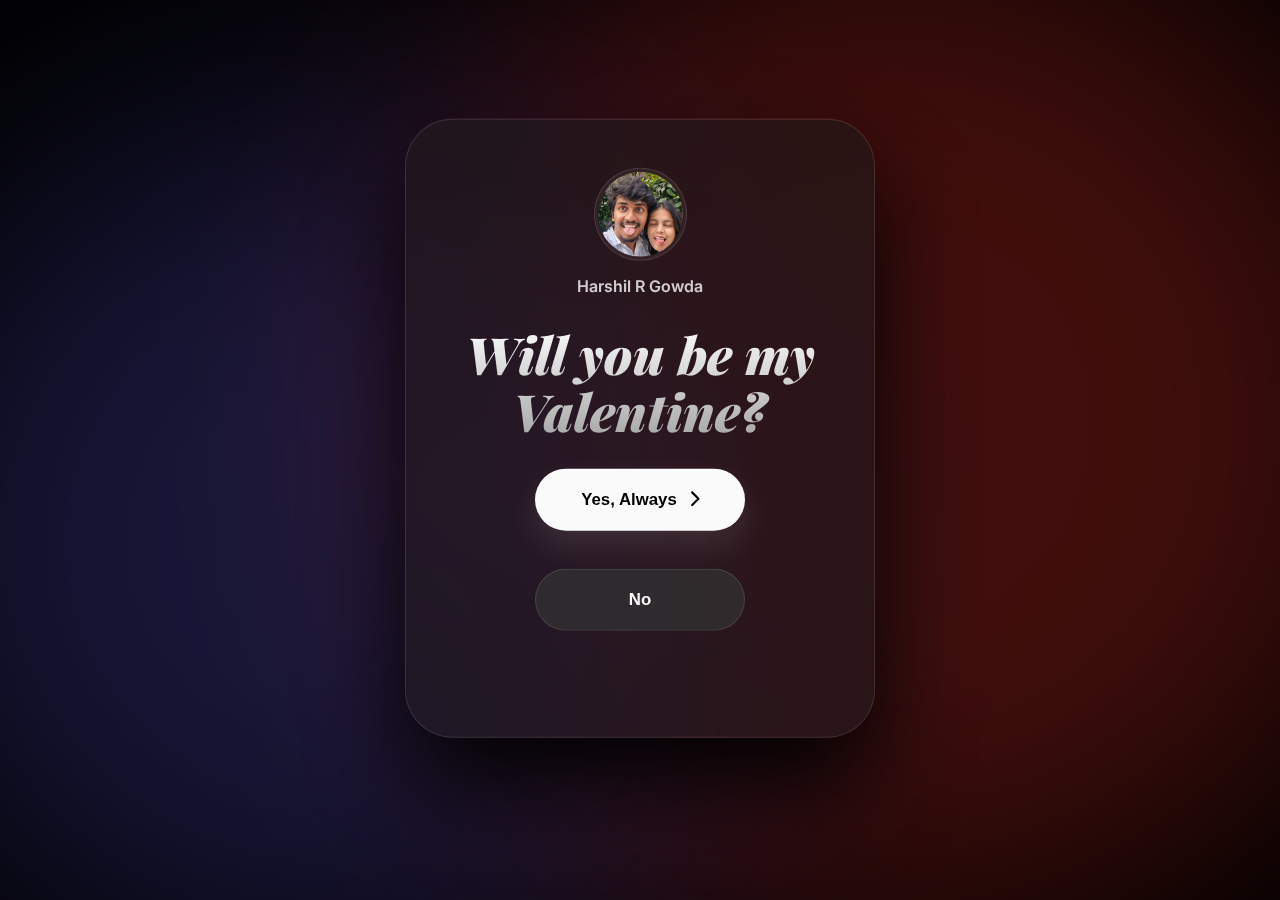
<file: index.html>
<!DOCTYPE html>
<html lang="en">
<head>
    <meta charset="UTF-8">
    <meta name="viewport" content="width=device-width, initial-scale=1.0, maximum-scale=1.0, user-scalable=no, viewport-fit=cover">
    <title>Invitation | Sanctuary OS</title>
    
    <link href="https://fonts.googleapis.com/css2?family=Playfair+Display:ital,wght@1,900&family=Inter:wght@400;600;900&display=swap" rel="stylesheet">
    <link rel="stylesheet" href="https://cdnjs.cloudflare.com/ajax/libs/font-awesome/6.4.0/css/all.min.css">
    
    <style>
        :root {
            --bg: #000000;
            --apple-glass: rgba(25, 25, 25, 0.75);
            --border: rgba(255, 255, 255, 0.12);
            --accent: #ff3b30;
            /* Dynamic SVH Buffers to counter mobile address bars */
            --safe-top: 10svh;
            --safe-bottom: 15svh;
        }

        body, html {
            margin: 0; padding: 0; width: 100%; height: 100svh;
            font-family: 'Inter', -apple-system, sans-serif;
            background: var(--bg); color: #fff;
            overflow: hidden; -webkit-font-smoothing: antialiased;
        }

        /* Atmospheric Fluid Engine */
        .ambient-engine { position: fixed; inset: 0; z-index: 0; pointer-events: none; }
        .orb { position: absolute; border-radius: 50%; filter: blur(140px); opacity: 0.25; }
        .orb-1 { width: 80vw; height: 80vw; background: var(--accent); top: -10%; right: -10%; }
        .orb-2 { width: 70vw; height: 70vw; background: #5856d6; bottom: -10%; left: -10%; }

        /* Mobile-First Centering Logic */
        .master-stage {
            position: relative; z-index: 10;
            height: 100svh; width: 100vw;
            display: flex; align-items: center; justify-content: center;
            padding: var(--safe-top) 20px var(--safe-bottom);
            box-sizing: border-box;
        }

        .vault-card {
            background: var(--apple-glass);
            backdrop-filter: blur(60px) saturate(180%);
            -webkit-backdrop-filter: blur(60px) saturate(180%);
            border: 1px solid var(--border);
            border-radius: 48px; padding: 3rem 1.5rem;
            width: 100%; max-width: 420px;
            box-shadow: 0 50px 100px rgba(0,0,0,1);
            text-align: center;
            position: relative;
        }

        /* Profile Header */
        .avatar-frame {
            width: 85px; height: 85px; margin: 0 auto 15px;
            border-radius: 50%; border: 1px solid var(--border);
            padding: 3px; background: rgba(255,255,255,0.05);
        }
        .main-avatar { width: 100%; height: 100%; border-radius: 50%; object-fit: cover; }
        .username { font-size: 1rem; font-weight: 600; opacity: 0.8; margin: 0; }

        .main-title {
            font-family: 'Playfair Display', serif; font-size: clamp(2rem, 9vw, 3.2rem);
            line-height: 1.1; margin: 30px 0; font-weight: 900; font-style: italic;
            background: linear-gradient(180deg, #fff 0%, #aaa 100%);
            background-clip: text; -webkit-background-clip: text; -webkit-text-fill-color: transparent;
        }

        /* Interactive Zone */
        .actions {
            display: flex; flex-direction: column; align-items: center; 
            min-height: 220px; position: relative; width: 100%;
        }

        /* Uniform Button Architecture */
        .btn-yes, .btn-no {
            width: 210px; height: 62px; border-radius: 100px;
            display: flex; align-items: center; justify-content: center;
            font-weight: 900; font-size: 1.05rem; cursor: pointer;
            transition: transform 0.3s cubic-bezier(0.16, 1, 0.3, 1), background 0.4s;
            box-sizing: border-box; border: none;
        }

        .btn-yes {
            background: #fff; color: #000;
            gap: 12px; z-index: 100;
            box-shadow: 0 15px 35px rgba(255,255,255,0.1);
        }

        .btn-no {
            background: rgba(255,255,255,0.08); color: #fff;
            border: 1px solid var(--border) !important;
            position: absolute; top: 100px; /* Locked visibly below Yes */
            left: 50%; transform: translateX(-50%);
            backdrop-filter: blur(20px); z-index: 50;
        }
    </style>
</head>
<body onmousedown="initScore()">

    <div class="ambient-engine">
        <div class="orb orb-1"></div>
        <div class="orb orb-2"></div>
    </div>

    <div class="master-stage">
        <main class="vault-card">
            <header>
                <div class="avatar-frame">
                    <img src="your_profile.jpg" alt="Harshil" class="main-avatar">
                </div>
                <h3 class="username">Harshil R Gowda</h3>
            </header>

            <h1 class="main-title">Will you be my Valentine?</h1>

            <div class="actions" id="actionArea">
                <button id="yesBtn" class="btn-yes" onclick="unlock()">
                    <span>Yes, Always</span>
                    <i class="fas fa-chevron-right"></i>
                </button>

                <button id="noBtn" class="btn-no">No</button>
            </div>
        </main>
    </div>

    <script src="https://cdnjs.cloudflare.com/ajax/libs/gsap/3.12.2/gsap.min.js"></script>
    <script>
        const noBtn = document.getElementById('noBtn');
        const yesBtn = document.getElementById('yesBtn');
        const actionArea = document.getElementById('actionArea');
        const audio = document.getElementById('score');
        let growth = 1;

        function initScore() { audio.play().catch(() => {}); }

        function evade(e) {
            if(e) e.preventDefault();
            
            const areaWidth = actionArea.offsetWidth;
            const areaHeight = actionArea.offsetHeight;

            // Strict container-locked evasion for mobile/desktop
            const safeX = Math.random() * (areaWidth - noBtn.offsetWidth);
            const safeY = Math.random() * (areaHeight - noBtn.offsetHeight);

            gsap.to(noBtn, {
                duration: 0.3,
                left: safeX + (noBtn.offsetWidth / 2),
                top: safeY + (noBtn.offsetHeight / 2),
                xPercent: -50,
                yPercent: -50,
                rotation: Math.random() * 20 - 10,
                ease: "power2.out"
            });

            growth += 0.35;
            gsap.to(yesBtn, {
                scale: growth,
                duration: 0.4,
                ease: "back.out(1.5)"
            });
        }

        // Professional Mobile/Desktop Listeners
        noBtn.addEventListener('mouseenter', evade);
        noBtn.addEventListener('touchstart', evade, {passive: false});

        function unlock() {
            gsap.to(".vault-card", {
                duration: 0.8,
                scale: 0.8,
                opacity: 0,
                filter: "blur(40px)",
                ease: "expo.in",
                onComplete: () => { window.location.href = 'apps.html'; }
            });
        }

        window.onload = () => {
            gsap.from(".vault-card", { opacity: 0, y: 50, duration: 1.5, ease: "power4.out" });
        };
    </script>
</body>
</html>
</file>
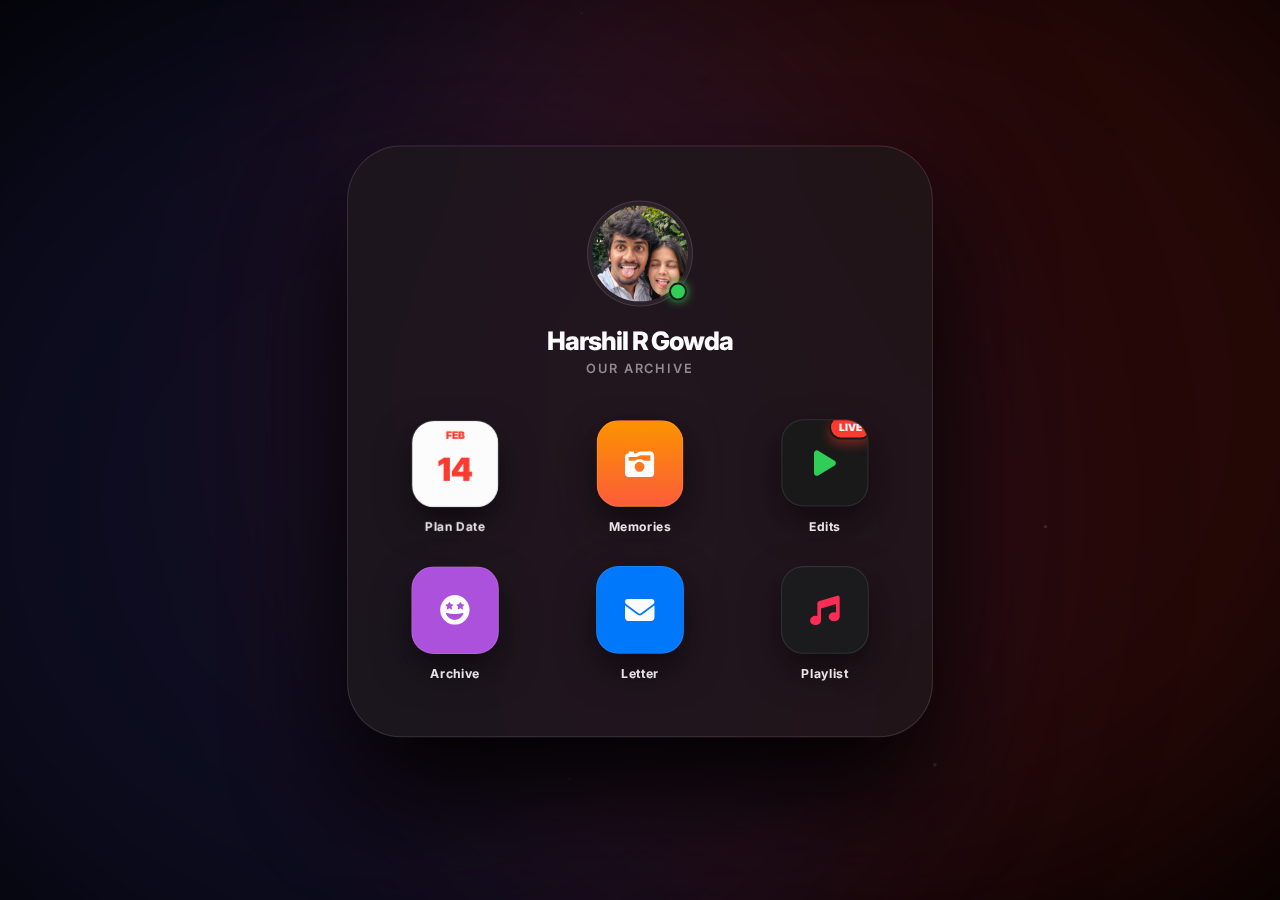
<file: apps.html>
<!DOCTYPE html>
<html lang="en">
<head>
    <meta charset="UTF-8">
    <meta name="viewport" content="width=device-width, initial-scale=1.0, maximum-scale=1.0, user-scalable=no, viewport-fit=cover">
    <title>Dashboard | Sanctuary OS</title>
    
    <link href="https://fonts.googleapis.com/css2?family=Inter:wght@300;400;500;600;800;900&display=swap" rel="stylesheet">
    <link rel="stylesheet" href="https://cdnjs.cloudflare.com/ajax/libs/font-awesome/6.5.1/css/all.min.css">

    <style>
        :root {
            --bg: #000000;
            --apple-glass: rgba(25, 25, 25, 0.75);
            --border: rgba(255, 255, 255, 0.12);
            --accent: #ff3b30;
            /* Surgical Clearance for Mobile/Desktop Taskbars */
            --safe-top: 6svh;
            --safe-bottom: 8svh;
        }

        body, html {
            margin: 0; padding: 0; width: 100%; height: 100svh;
            font-family: 'Inter', -apple-system, sans-serif;
            background: var(--bg); color: #fff;
            overflow: hidden; -webkit-font-smoothing: antialiased;
        }

        /* High-Fidelity Atmosphere */
        #particleCanvas { position: fixed; inset: 0; z-index: 1; pointer-events: none; opacity: 0.5; }
        .ambient-glow {
            position: fixed; width: 90vw; height: 90vw; border-radius: 50%;
            filter: blur(140px); z-index: 0; opacity: 0.15; pointer-events: none;
        }
        .glow-top { top: -20%; right: -15%; background: var(--accent); }
        .glow-bottom { bottom: -20%; left: -15%; background: #5856d6; }

        /* Mobile-Native Stage */
        .master-stage {
            position: relative; z-index: 10;
            display: flex; justify-content: center; align-items: center;
            height: 100svh; width: 100vw;
            padding: var(--safe-top) 20px var(--safe-bottom);
            box-sizing: border-box;
        }

        .vault-card {
            background: var(--apple-glass);
            backdrop-filter: blur(60px) saturate(180%);
            -webkit-backdrop-filter: blur(60px) saturate(180%);
            border: 1px solid var(--border);
            border-radius: 54px; padding: clamp(2.5rem, 6svh, 4rem) 2rem;
            width: 100%; max-width: 520px;
            box-shadow: 0 60px 120px rgba(0,0,0,1);
            text-align: center;
            position: relative;
        }

        /* Profile HUD */
        .profile-hud { margin-bottom: clamp(35px, 5svh, 55px); }
        .avatar-vault {
            width: 96px; height: 96px; margin: 0 auto 18px;
            border-radius: 50%; border: 1.5px solid var(--border);
            padding: 4px; background: rgba(255,255,255,0.05);
            position: relative;
        }
        .main-avatar { width: 100%; height: 100%; border-radius: 50%; object-fit: cover; }
        .live-indicator {
            position: absolute; bottom: 5px; right: 5px; width: 14px; height: 14px;
            background: #30d158; border-radius: 50%; border: 2px solid #1a1a1a;
            box-shadow: 0 0 10px #30d158;
        }
        
        .username { font-weight: 800; font-size: 1.6rem; letter-spacing: -1px; margin: 0; }
        .subtitle { font-size: 0.8rem; color: #8e8e93; margin-top: 6px; font-weight: 600; text-transform: uppercase; letter-spacing: 2px; }

        /* Surgical 3-Column Grid */
        .app-grid {
            display: grid; grid-template-columns: repeat(3, 1fr);
            gap: clamp(20px, 5vw, 35px); width: 100%;
        }

        .app-item {
            display: flex; flex-direction: column; align-items: center;
            text-decoration: none; cursor: pointer; position: relative;
            transition: transform 0.4s cubic-bezier(0.16, 1, 0.3, 1);
        }
        .app-item:active { transform: scale(0.88); }

        .icon-vault {
            width: clamp(70px, 18vw, 84px); height: clamp(70px, 18vw, 84px);
            border-radius: 22px; display: flex; align-items: center;
            justify-content: center; font-size: 1.8rem; color: white;
            position: relative; overflow: hidden;
            box-shadow: 0 15px 35px rgba(0,0,0,0.5);
            border: 1px solid rgba(255,255,255,0.1);
        }

        /* Identity Matrix */
        .ic-plan { background: #ffffff; color: #ff3b30; } 
        .ic-memories { background: linear-gradient(180deg, #ff9500, #ff5e3a); }
        .ic-edits { background: #1a1a1a; color: #30d158; }
        .ic-archive { background: #af52de; }
        .ic-letter { background: #007aff; }
        .ic-playlist { background: #1c1c1e; color: #ff2d55; }

        .app-label {
            font-size: 0.75rem; font-weight: 700; color: #fff;
            margin-top: 12px; opacity: 0.9; text-align: center;
            letter-spacing: 0.5px;
        }

        /* Calendar Mask */
        .ic-plan::before {
            content: 'FEB'; position: absolute; top: 7px; left: 0; right: 0;
            font-size: 0.65rem; font-weight: 900; color: #ff3b30; text-align: center;
        }
        .ic-plan span { font-weight: 900; font-size: 2rem; margin-top: 10px; }

        /* Notification Badge Logic */
        .badge {
            position: absolute; top: -5px; right: -5px; background: var(--accent);
            color: white; font-size: 10px; font-weight: 900; padding: 4px 8px;
            border-radius: 20px; border: 2px solid #1a1a1a; box-shadow: 0 5px 10px rgba(255, 59, 48, 0.4);
        }

        @media (max-height: 720px) {
            .vault-card { padding: 2rem 1.5rem; border-radius: 40px; }
            .profile-hud { margin-bottom: 25px; }
            .icon-vault { border-radius: 18px; }
        }
    </style>
</head>
<body>

    <canvas id="particleCanvas"></canvas>
    <div class="ambient-glow glow-top"></div>
    <div class="ambient-glow glow-bottom"></div>

    <div class="master-stage">
        <main class="vault-card">
            <header class="profile-hud">
                <div class="avatar-vault">
                    <img src="your_profile.jpg" alt="Harshil" class="main-avatar">
                    <div class="live-indicator"></div>
                </div>
                <h3 class="username">Harshil R Gowda</h3>
                <p class="subtitle">OUR ARCHIVE</p>
            </header>

            <div class="app-grid">
                <a href="plan.html" class="app-item">
                    <div class="icon-vault ic-plan"><span>14</span></div>
                    <span class="app-label">Plan Date</span>
                </a>

                <a href="memories.html" class="app-item">
                    <div class="icon-vault ic-memories"><i class="fas fa-camera-retro"></i></div>
                    <span class="app-label">Memories</span>
                </a>

                <a href="edits.html" class="app-item">
                    <div class="icon-vault ic-edits">
                        <i class="fas fa-play"></i>
                        <div class="badge">LIVE</div>
                    </div>
                    <span class="app-label">Edits</span>
                </a>

                <a href="cringe.html" class="app-item">
                    <div class="icon-vault ic-archive"><i class="fas fa-face-grin-stars"></i></div>
                    <span class="app-label">Archive</span>
                </a>

                <a href="letter.html" class="app-item">
                    <div class="icon-vault ic-letter"><i class="fas fa-envelope"></i></div>
                    <span class="app-label">Letter</span>
                </a>

                <a href="playlist.html" class="app-item">
                    <div class="icon-vault ic-playlist"><i class="fas fa-music"></i></div>
                    <span class="app-label">Playlist</span>
                </a>
            </div>
        </main>
    </div>

    <script src="https://cdnjs.cloudflare.com/ajax/libs/gsap/3.12.2/gsap.min.js"></script>
    <script>
        const canvas = document.getElementById('particleCanvas');
        const ctx = canvas.getContext('2d');
        let particles = [];

        function resize() {
            canvas.width = window.innerWidth;
            canvas.height = window.innerHeight;
        }
        window.addEventListener('resize', resize);
        resize();

        class Particle {
            constructor(x, y, isTouch = false) {
                this.x = x; this.y = y;
                this.size = Math.random() * (isTouch ? 3 : 1.5) + 0.5;
                this.vX = (Math.random() - 0.5) * (isTouch ? 4 : 0.8);
                this.vY = (Math.random() - 0.5) * (isTouch ? 4 : 0.8);
                this.life = 1.0;
            }
            update() { 
                this.x += this.vX; 
                this.y += this.vY; 
                this.life -= 0.005; 
            }
            draw() {
                ctx.beginPath(); ctx.arc(this.x, this.y, this.size, 0, Math.PI * 2);
                ctx.fillStyle = `rgba(255, 255, 255, ${this.life * 0.25})`;
                ctx.fill();
            }
        }

        function animate() {
            ctx.clearRect(0, 0, canvas.width, canvas.height);
            particles = particles.filter(p => p.life > 0);
            particles.forEach(p => { p.update(); p.draw(); });
            // Idle particle generation
            if (particles.length < 40 && Math.random() > 0.8) {
                particles.push(new Particle(Math.random() * canvas.width, Math.random() * canvas.height));
            }
            requestAnimationFrame(animate);
        }
        animate();

        // High-Fidelity Mobile Interaction
        window.addEventListener('touchstart', (e) => {
            const touch = e.touches[0];
            for(let i=0; i<8; i++) particles.push(new Particle(touch.clientX, touch.clientY, true));
        });

        // Kinetic Entrance
        gsap.from(".vault-card", { duration: 1.5, y: 50, opacity: 0, scale: 0.95, ease: "expo.out" });
        gsap.from(".app-item", { duration: 0.8, y: 20, scale: 0.8, opacity: 0, stagger: 0.06, delay: 0.3, ease: "back.out(1.8)" });
    </script>
</body>
</html>
</file>
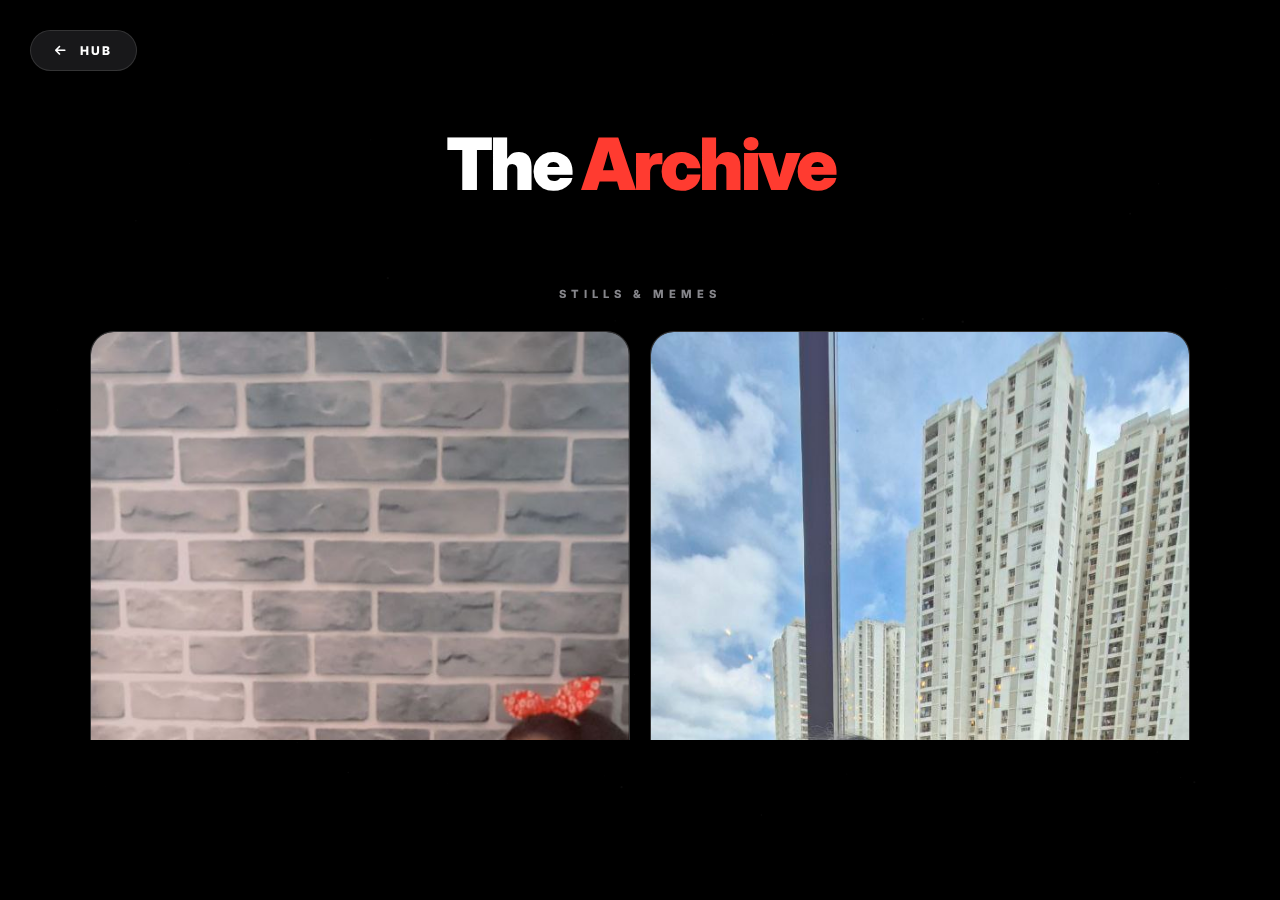
<file: cringe.html>
<!DOCTYPE html>
<html lang="en">
<head>
    <meta charset="UTF-8">
    <meta name="viewport" content="width=device-width, initial-scale=1.0, maximum-scale=1.0, user-scalable=no, viewport-fit=cover">
    <title>Archive | Sanctuary OS</title>
    
    <link href="https://fonts.googleapis.com/css2?family=Inter:wght@400;900&display=swap" rel="stylesheet">
    <link rel="stylesheet" href="https://cdnjs.cloudflare.com/ajax/libs/font-awesome/6.5.1/css/all.min.css">

    <style>
        :root {
            --bg: #000000;
            --apple-glass: rgba(28, 28, 30, 0.85);
            --border: rgba(255, 255, 255, 0.12);
            --accent: #ff3b30;
            --safe-bottom: 160px; 
        }

        body, html {
            margin: 0; padding: 0; width: 100%; height: 100svh;
            font-family: 'Inter', sans-serif;
            background: var(--bg); color: #fff;
            overflow: hidden; -webkit-font-smoothing: antialiased;
        }

        #canvas { position: fixed; inset: 0; z-index: 0; pointer-events: none; opacity: 0.3; }

        .back-nav {
            position: fixed; top: 30px; left: 30px; z-index: 1000;
            text-decoration: none; color: #fff; display: flex; align-items: center; gap: 12px;
            font-size: 0.75rem; font-weight: 800; text-transform: uppercase; letter-spacing: 2px;
            background: var(--apple-glass); padding: 12px 24px; border-radius: 50px;
            backdrop-filter: blur(20px); border: 1px solid var(--border);
        }

        .app-shell {
            height: 100svh; display: flex; flex-direction: column;
            box-sizing: border-box; padding-bottom: var(--safe-bottom);
            position: relative; z-index: 10;
        }

        .scroll-stage {
            flex-grow: 1; overflow-y: scroll; padding: 120px 20px 60px;
            scrollbar-width: none; position: relative;
        }
        .scroll-stage::-webkit-scrollbar { display: none; }

        header { text-align: center; margin-bottom: 80px; }
        header h1 { font-size: clamp(2.5rem, 8vw, 4.5rem); font-weight: 900; letter-spacing: -3px; margin: 0; }
        
        .section-label { 
            text-transform: uppercase; letter-spacing: 5px; font-size: 0.7rem; 
            color: #86868b; margin: 60px 0 30px; text-align: center; font-weight: 800;
        }

        .grid { 
            display: block;
            column-count: 2; 
            column-gap: 20px; 
            max-width: 1100px; 
            margin: 0 auto; 
            min-height: 200px; /* Forces visibility */
        }

        .media-card {
            break-inside: avoid; margin-bottom: 20px;
            background: var(--apple-glass); border-radius: 24px;
            border: 1px solid var(--border); overflow: hidden;
            cursor: pointer; transition: all 0.5s cubic-bezier(0.16, 1, 0.3, 1);
            position: relative; background-size: cover;
        }
        .media-card:hover { transform: scale(1.02) translateY(-5px); border-color: var(--accent); }
        
        /* Ensures cards occupy space even before media loads */
        .media-card img, .media-card video { 
            width: 100%; 
            min-height: 150px; 
            display: block; 
            border-radius: 22px; 
            object-fit: cover;
        }

        #focusView {
            position: fixed; inset: 0; background: rgba(0,0,0,0.98);
            z-index: 5000; display: none; align-items: center; justify-content: center;
            backdrop-filter: blur(40px); padding: 20px;
        }
        #focusContainer { width: 100%; height: 100%; display: flex; align-items: center; justify-content: center; }
        .focus-media { max-width: 95%; max-height: 85vh; border-radius: 20px; box-shadow: 0 50px 100px rgba(0,0,0,1); }

        @media (max-width: 600px) { .grid { column-count: 1; } }
    </style>
</head>
<body>

    <canvas id="canvas"></canvas>
    <a href="../apps.html" class="back-nav"><i class="fas fa-arrow-left"></i> Hub</a>

    <div class="app-shell">
        <div class="scroll-stage">
            <header><h1>The <span style="color: var(--accent);">Archive</span></h1></header>

            <div class="section-label">Stills & Memes</div>
            <div class="grid">
                <div class="media-card" onclick="openFocus(this, 'img')"><img src="meme1.jpg" alt="Meme 1"></div>
                <div class="media-card" onclick="openFocus(this, 'img')"><img src="meme2.jpg" alt="Meme 2"></div>
                <div class="media-card" onclick="openFocus(this, 'img')"><img src="meme3.jpg" alt="Meme 3"></div>
                <div class="media-card" onclick="openFocus(this, 'img')"><img src="meme4.jpg" alt="Meme 4"></div>
                <div class="media-card" onclick="openFocus(this, 'img')"><img src="meme5.jpg" alt="Meme 5"></div>
            </div>

            <div class="section-label">Motion Objects</div>
            <div class="grid">
                <div class="media-card" onclick="openFocus(this, 'vid')">
                    <video src="https://res.cloudinary.com/ddmom8wg7/video/upload/v1770103926/vide1_o5zepi.mp4" loop muted playsinline preload="auto"></video>
                </div>
                <div class="media-card" onclick="openFocus(this, 'vid')">
                    <video src="https://res.cloudinary.com/ddmom8wg7/video/upload/v1770103926/vide2_o11zsb.mp4" loop muted playsinline preload="auto"></video>
                </div>
                <div class="media-card" onclick="openFocus(this, 'vid')">
                    <video src="https://res.cloudinary.com/ddmom8wg7/video/upload/v1770103926/vide3_xkmsor.mp4" loop muted playsinline preload="auto"></video>
                </div>
                <div class="media-card" onclick="openFocus(this, 'vid')">
                    <video src="https://res.cloudinary.com/ddmom8wg7/video/upload/v1770103927/vide4_rxng19.mp4" loop muted playsinline preload="auto"></video>
                </div>
                <div class="media-card" onclick="openFocus(this, 'vid')">
                    <video src="https://res.cloudinary.com/ddmom8wg7/video/upload/v1770103929/vide5_gni5nh.mp4" loop muted playsinline preload="auto"></video>
                </div>
            </div>
        </div>
    </div>

    <div id="focusView">
        <div onclick="closeFocus()" style="position: absolute; top: 40px; right: 40px; font-size: 2rem; cursor: pointer; z-index: 5001;"><i class="fas fa-times"></i></div>
        <div id="focusContainer" onclick="closeFocus()"></div>
    </div>

    <script src="https://cdnjs.cloudflare.com/ajax/libs/gsap/3.12.2/gsap.min.js"></script>
    <script>
        function openFocus(el, type) {
            const container = document.getElementById('focusContainer');
            const view = document.getElementById('focusView');
            container.innerHTML = '';

            if(type === 'img') {
                const img = el.querySelector('img').cloneNode();
                img.className = 'focus-media';
                container.appendChild(img);
            } else {
                const vid = document.createElement('video');
                const originalVid = el.querySelector('video');
                vid.src = originalVid.src;
                vid.className = 'focus-media';
                vid.controls = true;
                vid.autoplay = true;
                container.appendChild(vid);
            }

            view.style.display = 'flex';
            gsap.fromTo(view, {opacity: 0, scale: 0.95}, {opacity: 1, scale: 1, duration: 0.4, ease: "power2.out"});
        }

        function closeFocus() {
            const container = document.getElementById('focusContainer');
            const videos = container.querySelectorAll('video');
            videos.forEach(v => { v.pause(); v.src = ""; v.load(); v.remove(); });
            
            gsap.to("#focusView", {opacity: 0, scale: 0.95, duration: 0.3, onComplete: () => {
                document.getElementById('focusView').style.display = 'none';
                container.innerHTML = '';
            }});
        }

        // Surgical Kinetic Preview Logic
        window.addEventListener('load', () => {
            document.querySelectorAll('.media-card video').forEach(v => {
                // Ensure muted state for autoplay compliance
                v.muted = true;
                v.parentElement.addEventListener('mouseenter', () => {
                    const playPromise = v.play();
                    if (playPromise !== undefined) {
                        playPromise.catch(error => { console.log("Autoplay prevented"); });
                    }
                });
                v.parentElement.addEventListener('mouseleave', () => { 
                    v.pause(); 
                    v.currentTime = 0; 
                });
            });
        });

        // Atmosphere Dust Simulation
        const canvas = document.getElementById('canvas');
        const ctx = canvas.getContext('2d');
        function resize() { canvas.width = window.innerWidth; canvas.height = window.innerHeight; }
        window.addEventListener('resize', resize); resize();
        let pts = [];
        class P { constructor() { this.x=Math.random()*canvas.width; this.y=Math.random()*canvas.height; this.s=Math.random()*1.2; this.v=Math.random()*0.2; } upd(){ this.y-=this.v; if(this.y<0)this.y=canvas.height; } drw(){ ctx.globalAlpha=0.15; ctx.fillStyle='#fff'; ctx.beginPath(); ctx.arc(this.x,this.y,this.s,0,Math.PI*2); ctx.fill(); } }
        for(let i=0;i<60;i++) pts.push(new P());
        function render() { ctx.clearRect(0,0,canvas.width,canvas.height); pts.forEach(p=>{p.upd();p.drw();}); requestAnimationFrame(render); } render();
    </script>
</body>
</html>
</file>
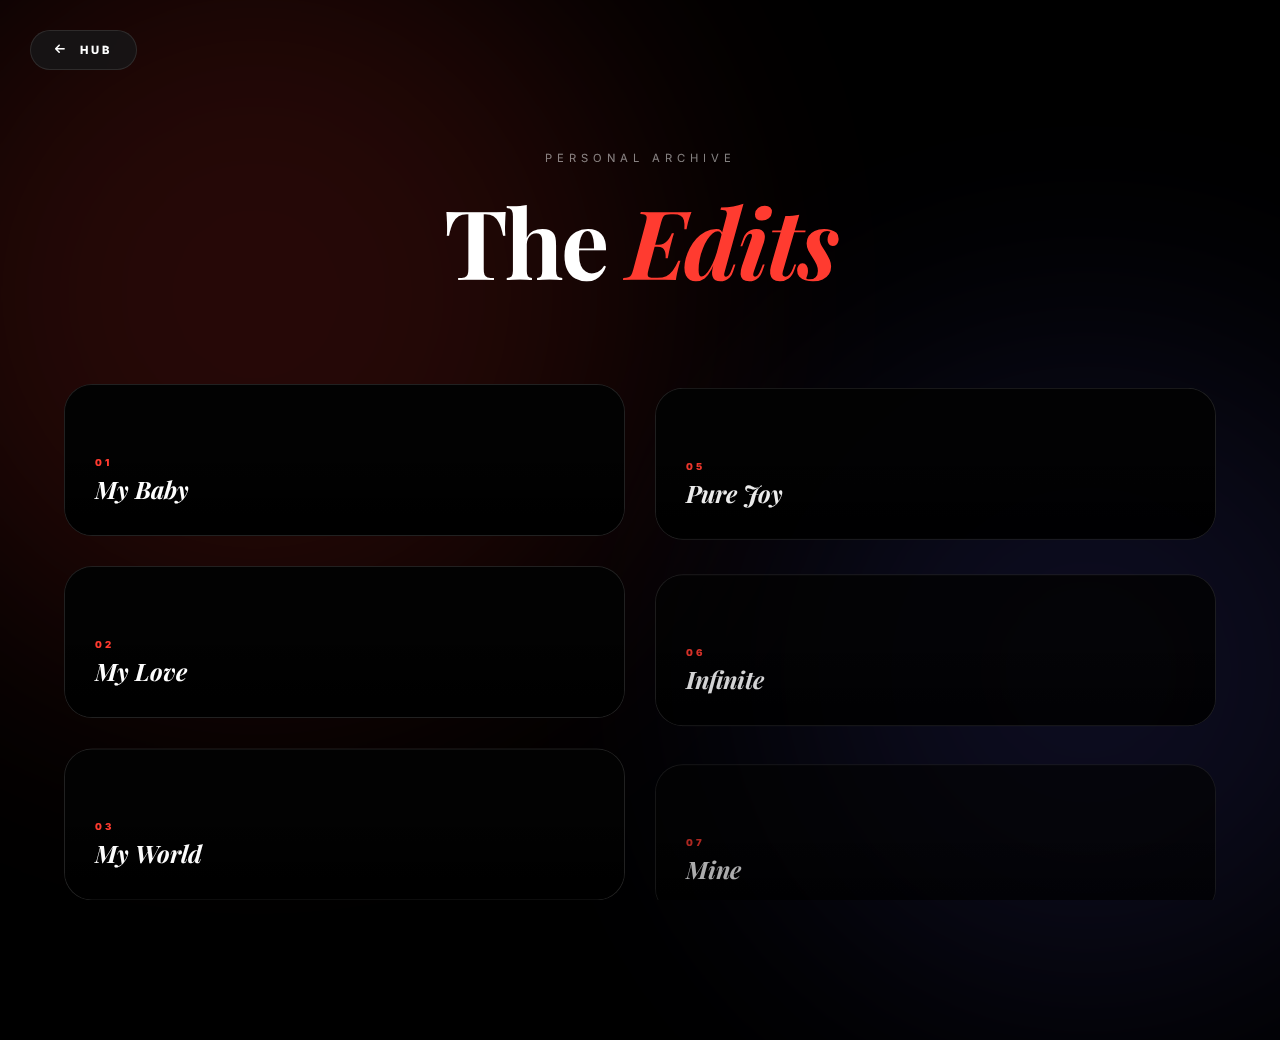
<file: edits.html>
<!DOCTYPE html>
<html lang="en">
<head>
    <meta charset="UTF-8">
    <meta name="viewport" content="width=device-width, initial-scale=1.0, maximum-scale=1.0, user-scalable=no, viewport-fit=cover">
    <title>Edits</title>
    
    <link href="https://fonts.googleapis.com/css2?family=Inter:wght@200;400;600;800&family=Playfair+Display:ital,wght@1,700&display=swap" rel="stylesheet">
    <link rel="stylesheet" href="https://cdnjs.cloudflare.com/ajax/libs/font-awesome/6.5.1/css/all.min.css">

    <style>
        :root {
            --bg: #000000;
            --apple-blur: rgba(22, 22, 23, 0.85);
            --accent: #ff3b30;
            --border: rgba(255, 255, 255, 0.1);
        }

        body, html {
            margin: 0; padding: 0; width: 100%; height: 100svh;
            font-family: 'Inter', -apple-system, sans-serif;
            background: var(--bg); color: #fff;
            overflow: hidden; -webkit-font-smoothing: antialiased;
        }

        #canvas { position: fixed; inset: 0; z-index: 5; pointer-events: none; }
        .grain {
            position: fixed; inset: 0; z-index: 6; pointer-events: none;
            background: url('https://grainy-gradients.vercel.app/noise.svg');
            opacity: 0.04; contrast: 150%;
        }
        .ambient { position: fixed; inset: 0; z-index: 1; pointer-events: none; }
        .orb { position: absolute; border-radius: 50%; filter: blur(140px); opacity: 0.15; }
        .orb-1 { width: 60vw; height: 60vw; background: var(--accent); top: -10%; left: -10%; }
        .orb-2 { width: 50vw; height: 50vw; background: #5856d6; bottom: -10%; right: -10%; }

        .back-nav {
            position: fixed; top: 30px; left: 30px; z-index: 999;
            text-decoration: none; color: #fff; display: flex; align-items: center; gap: 12px;
            font-size: 0.7rem; font-weight: 800; text-transform: uppercase; letter-spacing: 3px;
            background: var(--apple-blur); padding: 12px 24px; border-radius: 50px;
            backdrop-filter: blur(25px); border: 1px solid var(--border);
            transition: 0.4s cubic-bezier(0.16, 1, 0.3, 1);
        }

        .scroll-stage {
            height: 100svh; overflow-y: auto; padding: 140px 5vw 0;
            scrollbar-width: none; position: relative; z-index: 10;
            -webkit-overflow-scrolling: touch;
        }
        .scroll-stage::-webkit-scrollbar { display: none; }

        .header-section { text-align: center; margin-bottom: 80px; }
        .header-section h1 { font-family: 'Playfair Display', serif; font-size: clamp(3rem, 10vw, 6rem); font-weight: 700; margin: 0; letter-spacing: -2px; }

        .grid-container {
            columns: 2; column-gap: 30px;
            max-width: 1300px; margin: 0 auto;
        }
        @media (max-width: 768px) { .grid-container { columns: 1; } }

        .video-object { 
            break-inside: avoid; margin-bottom: 30px;
            position: relative; border-radius: 28px; 
            cursor: pointer; border: 1px solid var(--border); 
            background: #0a0a0a; overflow: hidden;
            transition: transform 0.6s cubic-bezier(0.16, 1, 0.3, 1);
        }
        .video-object:hover { transform: translateY(-8px); z-index: 20; }

        video { width: 100%; height: auto; display: block; opacity: 0.7; transition: 0.6s ease; background: #000; }
        .video-object:hover video { opacity: 1; filter: saturate(1.1); }

        .metadata {
            position: absolute; inset: 0;
            background: linear-gradient(to top, rgba(0,0,0,0.85), transparent 60%);
            display: flex; flex-direction: column; justify-content: flex-end;
            padding: 30px; opacity: 1; /* Always visible on mobile for better context */
        }
        .metadata h3 { font-family: 'Playfair Display', serif; font-style: italic; font-size: 1.5rem; margin: 0; }
        .metadata .label-tag { font-size: 0.6rem; font-weight: 900; color: var(--accent); letter-spacing: 3px; text-transform: uppercase; margin-bottom: 5px; }

        .bottom-spacer { height: 180px; width: 100%; clear: both; }

        #proPlayer {
            position: fixed; inset: 0; background: rgba(0,0,0,0.98);
            backdrop-filter: blur(60px); z-index: 50000;
            display: none; justify-content: center; align-items: center;
            opacity: 0; transition: opacity 0.5s ease;
            touch-action: none;
        }
        #masterStream { 
            max-width: 95%; max-height: 80vh; 
            border-radius: 12px; object-fit: contain; 
            z-index: 50001; position: relative;
        }
        
        .slider-nav {
            position: absolute; inset: 0;
            display: flex; justify-content: space-between; align-items: center;
            padding: 0 20px; pointer-events: none; z-index: 60000;
        }
        .nav-arrow {
            pointer-events: auto; background: var(--apple-blur); border: 1px solid var(--border);
            color: white; width: 60px; height: 60px; border-radius: 50%;
            display: flex; align-items: center; justify-content: center; cursor: pointer;
            transition: 0.3s;
        }

        .exit-btn {
            position: absolute; top: 30px; right: 30px; z-index: 60001;
            width: 50px; height: 50px; background: var(--apple-blur);
            border-radius: 50%; display: flex; align-items: center; justify-content: center;
            cursor: pointer; border: 1px solid var(--border); color: white;
        }

        @media (max-width: 768px) {
            .nav-arrow { width: 50px; height: 50px; background: rgba(0,0,0,0.5); }
            .back-nav { top: 20px; left: 20px; padding: 10px 20px; font-size: 0.65rem; }
            #masterStream { max-width: 100%; max-height: 70vh; }
            .bottom-spacer { height: 140px; }
            .metadata { padding: 20px; }
        }
    </style>
</head>
<body>

    <div class="grain"></div>
    <canvas id="canvas"></canvas>
    
    <div class="ambient">
        <div class="orb orb-1" id="orb1"></div>
        <div class="orb orb-2" id="orb2"></div>
    </div>

    <a href="apps.html" class="back-nav"><i class="fas fa-arrow-left"></i> Hub</a>

    <div class="scroll-stage">
        <header class="header-section">
            <p style="letter-spacing: 5px; text-transform: uppercase; font-size: 0.7rem; opacity: 0.5;">Personal Archive</p>
            <h1>The <span style="color:var(--accent); font-style: italic;">Edits</span></h1>
        </header>

        <div class="grid-container">
            <div class="video-object" onclick="openPlayer(0)"><video muted playsinline preload="metadata"><source src="https://res.cloudinary.com/ddmom8wg7/video/upload/vid6_cdtux7.mp4"></video><div class="metadata"><div class="label-tag">01</div><h3>My Baby</h3></div></div>
            <div class="video-object" onclick="openPlayer(1)"><video muted playsinline preload="metadata"><source src="https://res.cloudinary.com/ddmom8wg7/video/upload/vid4_nzhsps.mp4"></video><div class="metadata"><div class="label-tag">02</div><h3>My Love</h3></div></div>
            <div class="video-object" onclick="openPlayer(2)"><video muted playsinline preload="metadata"><source src="https://res.cloudinary.com/ddmom8wg7/video/upload/vid7_bszxgq.mp4"></video><div class="metadata"><div class="label-tag">03</div><h3>My World</h3></div></div>
            <div class="video-object" onclick="openPlayer(3)"><video muted playsinline preload="metadata"><source src="https://res.cloudinary.com/ddmom8wg7/video/upload/vid5_eksqop.mp4"></video><div class="metadata"><div class="label-tag">04</div><h3>Forever</h3></div></div>
            <div class="video-object" onclick="openPlayer(4)"><video muted playsinline preload="metadata"><source src="https://res.cloudinary.com/ddmom8wg7/video/upload/vid8_byf8xe.mp4"></video><div class="metadata"><div class="label-tag">05</div><h3>Pure Joy</h3></div></div>
            <div class="video-object" onclick="openPlayer(5)"><video muted playsinline preload="metadata"><source src="https://res.cloudinary.com/ddmom8wg7/video/upload/video_2026-02-07_17-03-26_uasqcx.mp4"></video><div class="metadata"><div class="label-tag">06</div><h3>Infinite</h3></div></div>
            <div class="video-object" onclick="openPlayer(6)"><video muted playsinline preload="metadata"><source src="https://res.cloudinary.com/ddmom8wg7/video/upload/v1770464226/video_2026-02-07_17-06-16_j8iwqp.mp4"></video><div class="metadata"><div class="label-tag">07</div><h3>Mine</h3></div></div>
            <div class="video-object" onclick="openPlayer(7)"><video muted playsinline preload="metadata"><source src="https://res.cloudinary.com/ddmom8wg7/video/upload/v1770464251/video_2026-02-07_17-06-10_lfslxv.mp4"></video><div class="metadata"><div class="label-tag">08</div><h3>Everything</h3></div></div>
        </div>

        <div class="bottom-spacer"></div>
    </div>

    <div id="proPlayer">
        <div class="exit-btn" onclick="terminate()"><i class="fas fa-times"></i></div>
        <div class="slider-nav">
            <div class="nav-arrow" id="prevArrow"><i class="fas fa-chevron-left"></i></div>
            <div class="nav-arrow" id="nextArrow"><i class="fas fa-chevron-right"></i></div>
        </div>
        <video id="masterStream" playsinline controls preload="auto"></video>
    </div>

    <script src="https://cdnjs.cloudflare.com/ajax/libs/gsap/3.12.2/gsap.min.js"></script>
    <script>
        const canvas = document.getElementById('canvas');
        const ctx = canvas.getContext('2d');
        const player = document.getElementById('proPlayer');
        const stream = document.getElementById('masterStream');
        
        const vids = [
            "https://res.cloudinary.com/ddmom8wg7/video/upload/vid6_cdtux7.mp4",
            "https://res.cloudinary.com/ddmom8wg7/video/upload/vid4_nzhsps.mp4",
            "https://res.cloudinary.com/ddmom8wg7/video/upload/vid7_bszxgq.mp4",
            "https://res.cloudinary.com/ddmom8wg7/video/upload/vid5_eksqop.mp4",
            "https://res.cloudinary.com/ddmom8wg7/video/upload/vid8_byf8xe.mp4",
            "https://res.cloudinary.com/ddmom8wg7/video/upload/video_2026-02-07_17-03-26_uasqcx.mp4",
            "https://res.cloudinary.com/ddmom8wg7/video/upload/v1770464226/video_2026-02-07_17-06-16_j8iwqp.mp4",
            "https://res.cloudinary.com/ddmom8wg7/video/upload/v1770464251/video_2026-02-07_17-06-10_lfslxv.mp4"
        ];

        let particles = [];
        let currentIndex = 0;

        function resize() { canvas.width = window.innerWidth; canvas.height = window.innerHeight; }
        window.addEventListener('resize', resize);
        resize();

        class Particle {
            constructor(x, y) { this.x = x; this.y = y; this.size = 1.2; this.vX = (Math.random() - 0.5) * 2; this.vY = (Math.random() - 0.5) * 2; this.life = 1; }
            update() { this.x += this.vX; this.y += this.vY; this.life -= 0.015; }
            draw() { ctx.globalAlpha = this.life; ctx.fillStyle = '#ff3b30'; ctx.beginPath(); ctx.arc(this.x, this.y, this.size, 0, Math.PI*2); ctx.fill(); }
        }

        function loop() { ctx.clearRect(0,0,canvas.width, canvas.height); particles = particles.filter(p => p.life > 0); particles.forEach(p => { p.update(); p.draw(); }); requestAnimationFrame(loop); }
        loop();

        window.addEventListener('mousemove', (e) => {
            if(Math.random() > 0.8) particles.push(new Particle(e.clientX, e.clientY));
            gsap.to("#orb1", { x: (e.clientX - window.innerWidth/2) * 0.05, duration: 1 });
            gsap.to("#orb2", { x: (e.clientX - window.innerWidth/2) * -0.05, duration: 1 });
        });

        function openPlayer(index) {
            currentIndex = index;
            updateStream();
            player.style.display = 'flex';
            gsap.to(player, { opacity: 1, duration: 0.5 });
        }

        function updateStream() {
            stream.src = vids[currentIndex];
            stream.load();
            stream.play().catch(() => {});
            gsap.fromTo(stream, { scale: 0.95, filter: "blur(10px)", opacity: 0 }, { scale: 1, filter: "blur(0px)", opacity: 1, duration: 0.6, ease: "expo.out" });
        }

        function changeSlide(dir) {
            currentIndex = (currentIndex + dir + vids.length) % vids.length;
            updateStream();
        }

        function terminate() {
            gsap.to(player, { opacity: 0, duration: 0.4, onComplete: () => {
                player.style.display = 'none';
                stream.pause();
                stream.src = "";
            }});
        }

        document.getElementById('prevArrow').onclick = (e) => { e.stopPropagation(); changeSlide(-1); };
        document.getElementById('nextArrow').onclick = (e) => { e.stopPropagation(); changeSlide(1); };

        // Mobile Intersection Observer for Video Previews
        window.addEventListener('load', () => {
            const previewVids = document.querySelectorAll('.video-object video');
            const observer = new IntersectionObserver((entries) => {
                entries.forEach(entry => {
                    if (entry.isIntersecting) { entry.target.play().catch(() => {}); }
                    else { entry.target.pause(); }
                });
            }, { threshold: 0.5 });
            previewVids.forEach(v => observer.observe(v));
        });

        let tsX = 0;
        player.addEventListener('touchstart', e => { tsX = e.changedTouches[0].screenX; }, {passive: true});
        player.addEventListener('touchend', e => {
            let teX = e.changedTouches[0].screenX;
            if (teX < tsX - 60) changeSlide(1); 
            if (teX > tsX + 60) changeSlide(-1); 
        }, {passive: true});

        gsap.from(".video-object", { duration: 1.2, y: 50, opacity: 0, stagger: 0.12, ease: "power4.out" });
    </script>
</body>
</html>
</file>
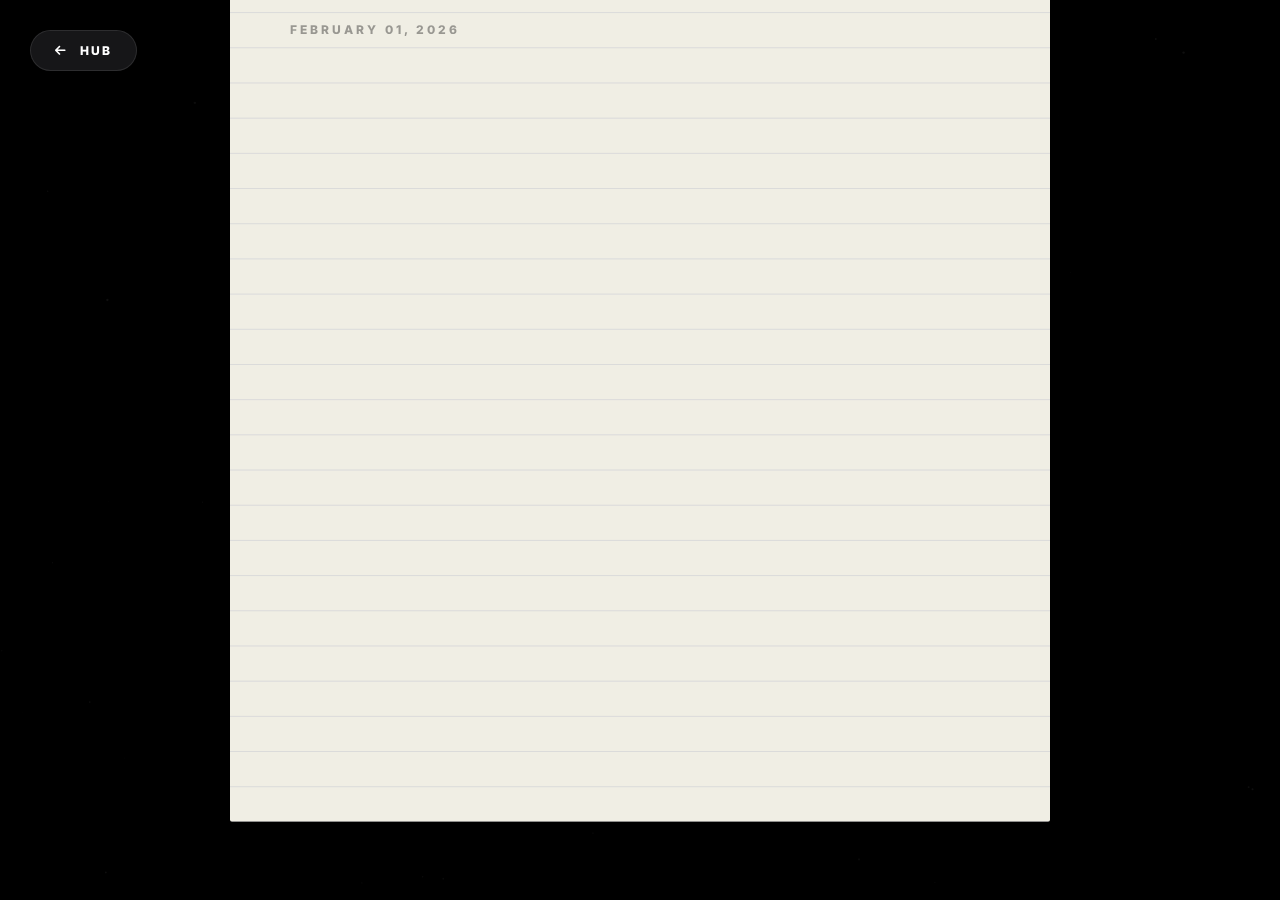
<file: letter.html>
<!DOCTYPE html>
<html lang="en">
<head>
    <meta charset="UTF-8">
    <meta name="viewport" content="width=device-width, initial-scale=1.0, maximum-scale=1.0, user-scalable=no, viewport-fit=cover">
    <title>Letter | Sanctuary OS</title>
    
    <link href="https://fonts.googleapis.com/css2?family=Dancing+Script:wght@700&family=Inter:wght@300;400;600;800&family=Playfair+Display:ital,wght@1,500&display=swap" rel="stylesheet">
    <link rel="stylesheet" href="https://cdnjs.cloudflare.com/ajax/libs/font-awesome/6.5.1/css/all.min.css">

    <style>
        :root {
            --bg: #000000;
            --paper: #fcfaf0;
            --ink: #1a1a1a;
            --accent: #ff3b30;
            --safe-bottom: 160px; /* Immunity from Taskbars */
        }

        body, html {
            margin: 0; padding: 0; width: 100%; height: 100svh;
            font-family: 'Inter', sans-serif;
            background: var(--bg); color: #fff;
            overflow: hidden; -webkit-font-smoothing: antialiased;
        }

        #canvas { position: fixed; inset: 0; z-index: 1; pointer-events: none; opacity: 0.3; }
        
        /* Navigation */
        .back-nav {
            position: fixed; top: 30px; left: 30px; z-index: 1001;
            text-decoration: none; color: #fff; display: flex; align-items: center; gap: 12px;
            font-size: 0.75rem; font-weight: 800; text-transform: uppercase; letter-spacing: 2px;
            background: rgba(28, 28, 30, 0.8); padding: 12px 24px; border-radius: 50px;
            backdrop-filter: blur(20px); border: 1px solid rgba(255,255,255,0.1);
        }

        /* Responsive Container */
        .app-shell {
            height: 100svh; display: flex; align-items: center; justify-content: center;
            padding: 20px 20px var(--safe-bottom); box-sizing: border-box;
            position: relative; z-index: 10;
        }

        /* Physical Paper Object */
        .paper-card {
            width: 100%; max-width: 700px; height: 100%;
            background: var(--paper);
            background-image: linear-gradient(#e5e5e5 1px, transparent 1px);
            background-size: 100% 2.2em;
            border-radius: 2px;
            padding: clamp(40px, 8vw, 80px) clamp(30px, 6vw, 60px);
            box-shadow: 0 40px 100px rgba(0,0,0,0.8);
            color: var(--ink);
            overflow-y: scroll; scrollbar-width: none;
            position: relative; z-index: 10;
        }
        .paper-card::-webkit-scrollbar { display: none; }

        .date { font-weight: 800; font-size: 0.75rem; opacity: 0.4; text-transform: uppercase; letter-spacing: 3px; margin-bottom: 40px; }

        /* Professional Static Text */
        .letter-text {
            font-family: 'Playfair Display', serif; font-style: italic;
            font-size: clamp(1.3rem, 4vw, 1.9rem); line-height: 1.65;
            margin: 0; white-space: pre-wrap;
            color: var(--ink);
        }

        /* Dynamic Signature Zone */
        .signature-wrap {
            margin-top: 80px;
            min-height: 100px;
            display: flex;
            flex-direction: column;
        }

        #dynamicSig {
            font-family: 'Dancing Script', cursive;
            font-size: clamp(2rem, 6vw, 3rem);
            color: var(--accent);
            opacity: 0;
            transform: translateY(20px);
            transition: 1.5s cubic-bezier(0.16, 1, 0.3, 1);
        }

        #dynamicSig.reveal { opacity: 1; transform: translateY(0); }

        @media (max-width: 600px) {
            .app-shell { padding-bottom: 180px; }
            .paper-card { padding: 50px 30px; }
        }
    </style>
</head>
<body>

    <canvas id="canvas"></canvas>

    <a href="../apps.html" class="back-nav"><i class="fas fa-arrow-left"></i> Hub</a>

    <div class="app-shell">
        <div class="paper-card" id="paper">
            <div class="date">February 01, 2026</div>
            <p class="letter-text">

            </p>
            
            <div class="signature-wrap">
                <div id="dynamicSig">Harshil & Pia Forever</div>
            </div>
            
            <div style="height: 100px;"></div> </div>
    </div>

    <script src="https://cdnjs.cloudflare.com/ajax/libs/gsap/3.12.2/gsap.min.js"></script>
    <script>
        const paper = document.getElementById('paper');
        const sig = document.getElementById('dynamicSig');

        // Professional Scroll Tracker for Dynamic Signature
        paper.addEventListener('scroll', () => {
            const scrollPos = paper.scrollTop + paper.clientHeight;
            const scrollMax = paper.scrollHeight - 20;
            
            if (scrollPos >= scrollMax) {
                sig.classList.add('reveal');
            }
        });

        // Professional Dust HUD
        const canvas = document.getElementById('canvas');
        const ctx = canvas.getContext('2d');
        function resize() { canvas.width = window.innerWidth; canvas.height = window.innerHeight; }
        window.addEventListener('resize', resize); resize();
        let pts = [];
        class P { 
            constructor() { this.x=Math.random()*canvas.width; this.y=Math.random()*canvas.height; this.s=Math.random()*1.2; this.v=Math.random()*0.2; } 
            upd(){ this.y-=this.v; if(this.y<0)this.y=canvas.height; }
            drw(){ ctx.globalAlpha=0.2; ctx.fillStyle='#fff'; ctx.beginPath(); ctx.arc(this.x,this.y,this.s,0,Math.PI*2); ctx.fill(); }
        }
        for(let i=0;i<60;i++) pts.push(new P());
        function render() { ctx.clearRect(0,0,canvas.width,canvas.height); pts.forEach(p=>{p.upd();p.drw();}); requestAnimationFrame(render); } render();

        // Safe Entry
        window.onload = () => {
            gsap.from(paper, { opacity: 0, y: 40, duration: 1.5, ease: "power4.out" });
        };
    </script>
</body>
</html>
</file>
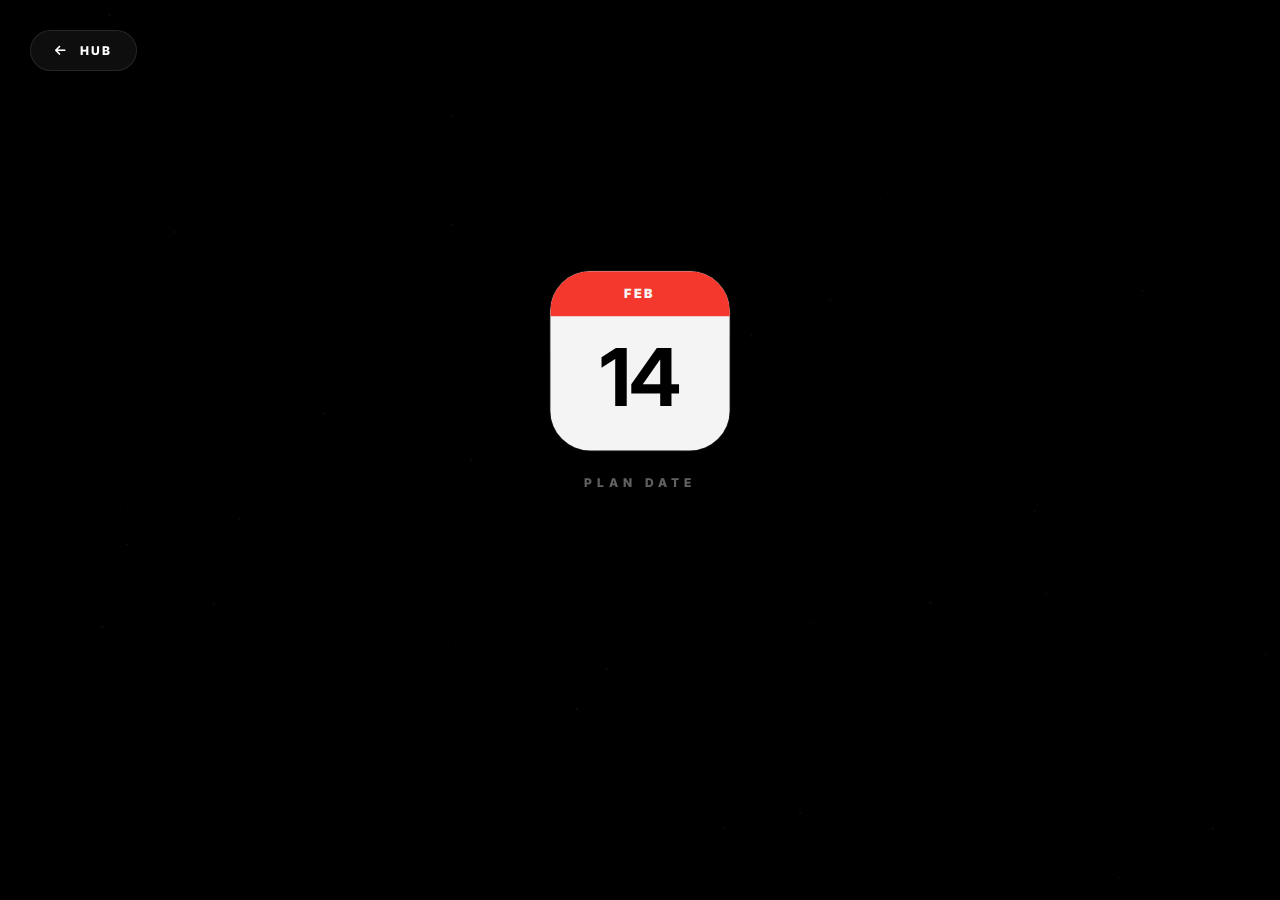
<file: plan.html>
<!DOCTYPE html>
<html lang="en">
<head>
    <meta charset="UTF-8">
    <meta name="viewport" content="width=device-width, initial-scale=1.0, maximum-scale=1.0, user-scalable=no, viewport-fit=cover">
    <title>Plan Date </title>
    
    <link href="https://fonts.googleapis.com/css2?family=Inter:wght@300;400;600;900&display=swap" rel="stylesheet">
    <link rel="stylesheet" href="https://cdnjs.cloudflare.com/ajax/libs/font-awesome/6.5.1/css/all.min.css">

    <style>
        :root {
            --bg: #000000;
            --apple-glass: rgba(28, 28, 30, 0.5);
            --border: rgba(255, 255, 255, 0.1);
            --accent: #ff3b30;
            --safe-bottom: 140px; 
        }

        body, html {
            margin: 0; padding: 0; width: 100%; height: 100svh;
            font-family: 'Inter', -apple-system, sans-serif;
            background: var(--bg); color: #fff;
            overflow: hidden; -webkit-font-smoothing: antialiased;
        }

        /* Atmos Physics */
        #particleCanvas { position: fixed; inset: 0; z-index: 1; pointer-events: none; opacity: 0.3; }

        .back-nav {
            position: fixed; top: 30px; left: 30px; z-index: 1000;
            text-decoration: none; color: #fff; display: flex; align-items: center; gap: 12px;
            font-size: 0.75rem; font-weight: 800; text-transform: uppercase; letter-spacing: 2px;
            background: var(--apple-glass); padding: 12px 24px; border-radius: 50px;
            backdrop-filter: blur(25px); border: 1px solid var(--border);
            transition: 0.4s cubic-bezier(0.16, 1, 0.3, 1);
        }
        .back-nav:hover { background: #fff; color: #000; }

        /* Master Stage */
        .stage {
            height: 100svh; display: flex; flex-direction: column;
            align-items: center; justify-content: center;
            padding-bottom: var(--safe-bottom); box-sizing: border-box;
        }

        /* The Minimalist Command Object */
        .plan-trigger {
            text-decoration: none;
            display: flex; flex-direction: column; align-items: center;
            transition: transform 0.6s cubic-bezier(0.16, 1, 0.3, 1);
            cursor: pointer;
        }

        .calendar-tile {
            width: 180px; height: 180px;
            background: #ffffff; border-radius: 40px;
            display: flex; flex-direction: column; align-items: center; justify-content: center;
            position: relative; overflow: hidden;
            box-shadow: 0 30px 60px rgba(0,0,0,0.5), 0 0 0 1px rgba(255,255,255,0.1);
            margin-bottom: 25px;
            transition: 0.4s;
        }

        .calendar-tile::before {
            content: 'FEB';
            position: absolute; top: 0; left: 0; right: 0;
            height: 45px; background: var(--accent);
            color: #fff; font-weight: 900; font-size: 0.8rem;
            display: flex; align-items: center; justify-content: center;
            letter-spacing: 3px;
        }

        .calendar-tile span {
            color: #000; font-size: 5rem; font-weight: 700;
            margin-top: 30px; letter-spacing: -2px;
        }

        .app-name {
            font-size: 0.75rem; font-weight: 800; text-transform: uppercase;
            letter-spacing: 5px; color: #fff; opacity: 0.4;
            transition: 0.4s;
        }

        /* Haptic Hover */
        .plan-trigger:hover { transform: scale(1.05) translateY(-10px); }
        .plan-trigger:hover .app-name { opacity: 1; letter-spacing: 7px; color: var(--accent); }
        .plan-trigger:active { transform: scale(0.94); }

    </style>
</head>
<body>

    <canvas id="particleCanvas"></canvas>

    <a href="apps.html" class="back-nav"><i class="fas fa-arrow-left"></i> Hub</a>

    <div class="stage">
        <a href="https://forms.gle/prA1NqXd81GcaC2V9" class="plan-trigger" target="_blank">
            <div class="calendar-tile">
                <span>14</span>
            </div>
            <div class="app-name">Plan Date</div>
        </a>
    </div>

    <script src="https://cdnjs.cloudflare.com/ajax/libs/gsap/3.12.2/gsap.min.js"></script>
    <script>
        // High-End Particle Engine
        const canvas = document.getElementById('particleCanvas');
        const ctx = canvas.getContext('2d');
        function resize() { canvas.width = window.innerWidth; canvas.height = window.innerHeight; }
        window.addEventListener('resize', resize); resize();
        
        let pts = [];
        class P { 
            constructor() { 
                this.x = Math.random() * canvas.width; 
                this.y = Math.random() * canvas.height; 
                this.s = Math.random() * 1.2; 
                this.v = Math.random() * 0.2; 
            } 
            upd(){ 
                this.y -= this.v; 
                if(this.y < 0) this.y = canvas.height; 
            } 
            drw(){ 
                ctx.globalAlpha = 0.2; 
                ctx.fillStyle = '#ffffff'; 
                ctx.beginPath(); 
                ctx.arc(this.x,this.y,this.s,0,Math.PI*2); 
                ctx.fill(); 
            }
        }
        for(let i = 0; i < 60; i++) pts.push(new P());
        function render() { 
            ctx.clearRect(0, 0, canvas.width, canvas.height); 
            pts.forEach(p => { p.upd(); p.drw(); }); 
            requestAnimationFrame(render); 
        } render();

        // Safe Reveal
        window.onload = () => {
            gsap.from(".plan-trigger", { 
                opacity: 0, 
                scale: 0.9, 
                y: 20, 
                duration: 1.5, 
                ease: "expo.out" 
            });
        };
    </script>
</body>
</html>
</file>
